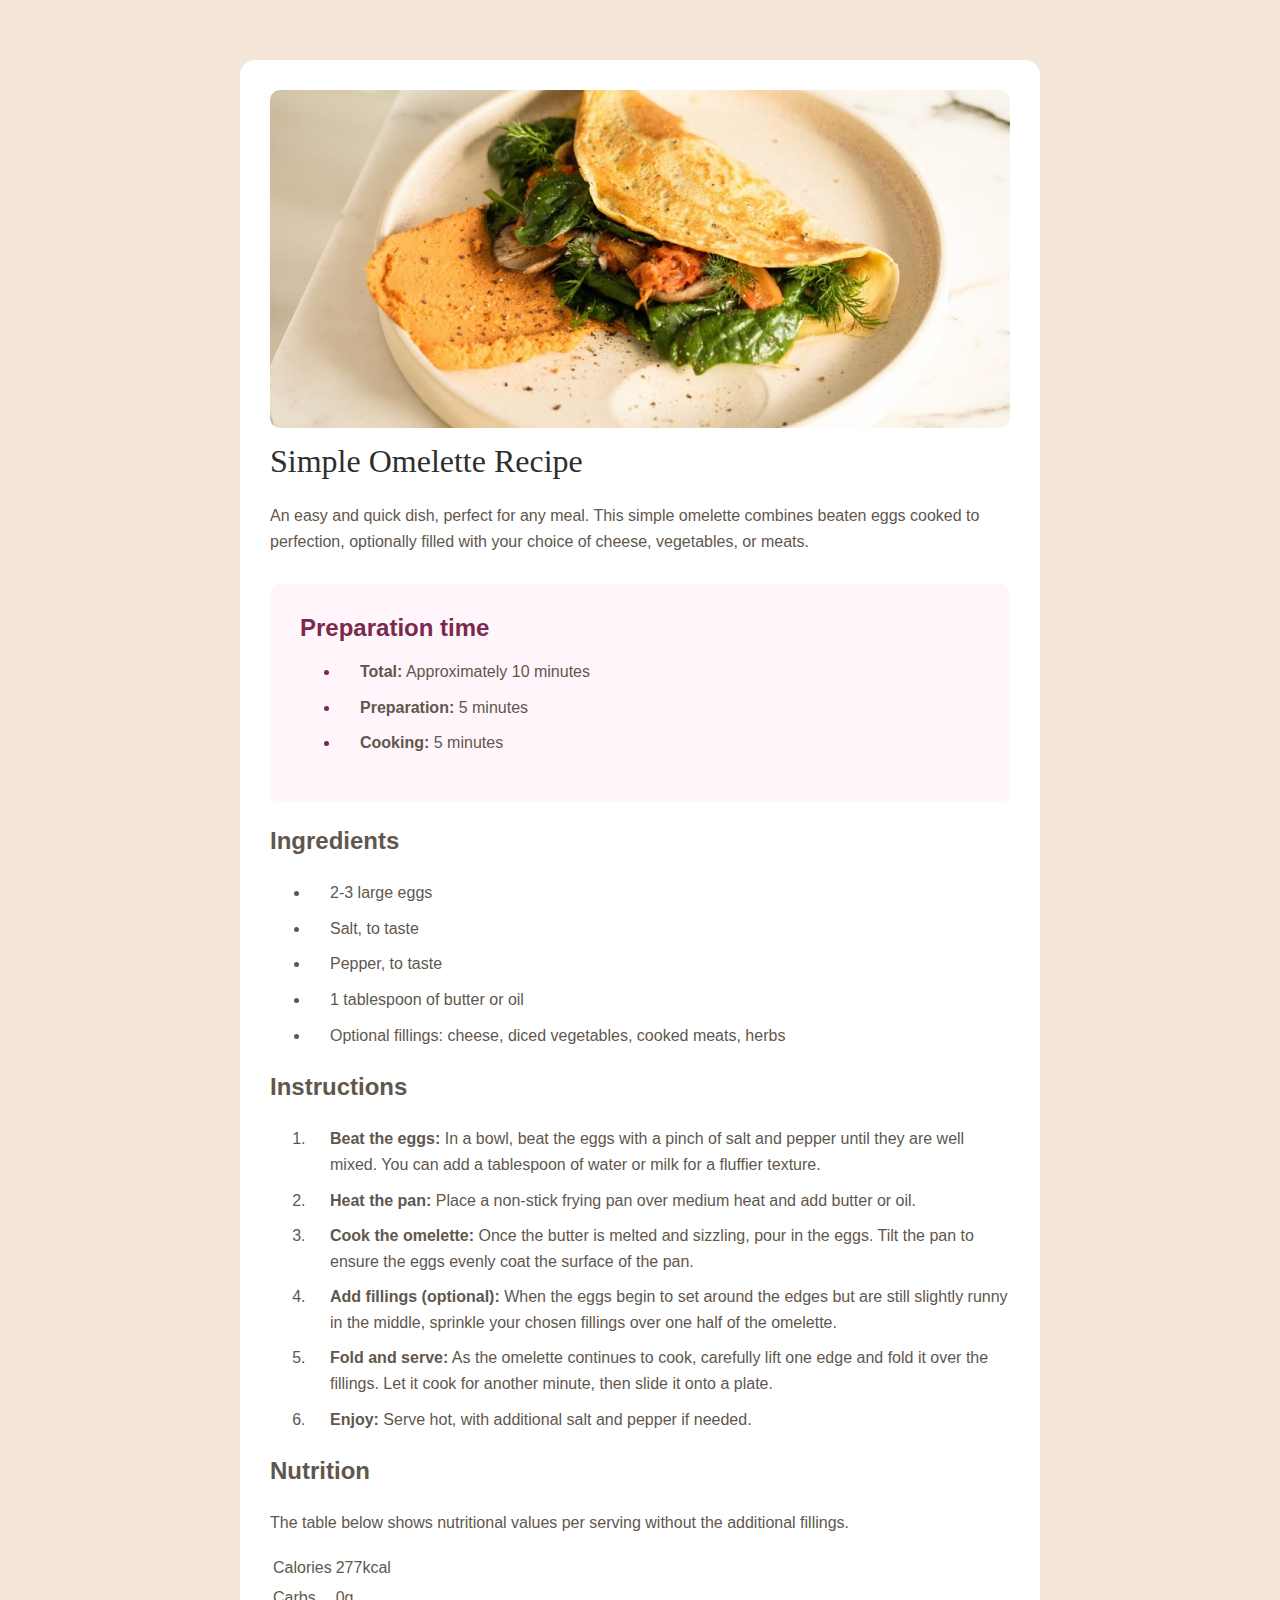
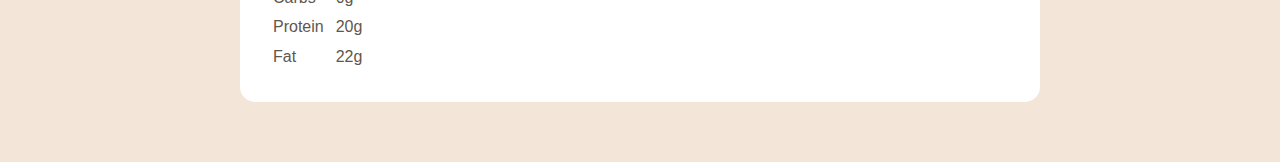
<file: index.html>
<!DOCTYPE html>
<html lang="en">
  <head>
    <meta charset="UTF-8" />
    <meta name="viewport" content="width=device-width, initial-scale=1.0" />
    <title>Document</title>
    <link rel="stylesheet" href="styles.css" />
    <link rel="preconnect" href="https://fonts.googleapis.com" />
  </head>
  <body>
    <main class="container">
      <article class="recipe-card">
        <section>
          <img
            src="/assets/images/image-omelette.jpeg"
            alt="Omelette with fillings"
            class="recipe-image"
          />
          <h1>Simple Omelette Recipe</h1>
          <p class="description">
            An easy and quick dish, perfect for any meal. This simple omelette
            combines beaten eggs cooked to perfection, optionally filled with
            your choice of cheese, vegetables, or meats.
          </p>
        </section>
        <section class="prep-time">
          <h2>Preparation time</h2>
          <ul>
            <li><strong>Total:</strong> Approximately 10 minutes</li>
            <li><strong>Preparation:</strong> 5 minutes</li>
            <li><strong>Cooking:</strong> 5 minutes</li>
          </ul>
        </section>
        <section class="ingredients">
          <h2>Ingredients</h2>
          <ul>
            <li>2-3 large eggs</li>
            <li>Salt, to taste</li>
            <li>Pepper, to taste</li>
            <li>1 tablespoon of butter or oil</li>
            <li>
              Optional fillings: cheese, diced vegetables, cooked meats, herbs
            </li>
          </ul>
        </section>

        <section class="instructions">
          <h2>Instructions</h2>
          <ol>
            <li>
              <strong>Beat the eggs:</strong> In a bowl, beat the eggs with a
              pinch of salt and pepper until they are well mixed. You can add a
              tablespoon of water or milk for a fluffier texture.
            </li>
            <li>
              <strong>Heat the pan:</strong> Place a non-stick frying pan over
              medium heat and add butter or oil.
            </li>
            <li>
              <strong>Cook the omelette:</strong> Once the butter is melted and
              sizzling, pour in the eggs. Tilt the pan to ensure the eggs evenly
              coat the surface of the pan.
            </li>
            <li>
              <strong>Add fillings (optional):</strong> When the eggs begin to
              set around the edges but are still slightly runny in the middle,
              sprinkle your chosen fillings over one half of the omelette.
            </li>
            <li>
              <strong>Fold and serve:</strong> As the omelette continues to
              cook, carefully lift one edge and fold it over the fillings. Let
              it cook for another minute, then slide it onto a plate.
            </li>
            <li>
              <strong>Enjoy:</strong> Serve hot, with additional salt and pepper
              if needed.
            </li>
          </ol>
        </section>

        <section class="nutrition">
          <h2>Nutrition</h2>
          <p>
            The table below shows nutritional values per serving without the
            additional fillings.
          </p>
          <table>
            <tr>
              <td>Calories</td>
              <td>277kcal</td>
            </tr>
            <tr>
              <td>Carbs</td>
              <td>0g</td>
            </tr>
            <tr>
              <td>Protein</td>
              <td>20g</td>
            </tr>
            <tr>
              <td>Fat</td>
              <td>22g</td>
            </tr>
          </table>
        </section>
      </article>
    </main>
  </body>
</html>
</file>
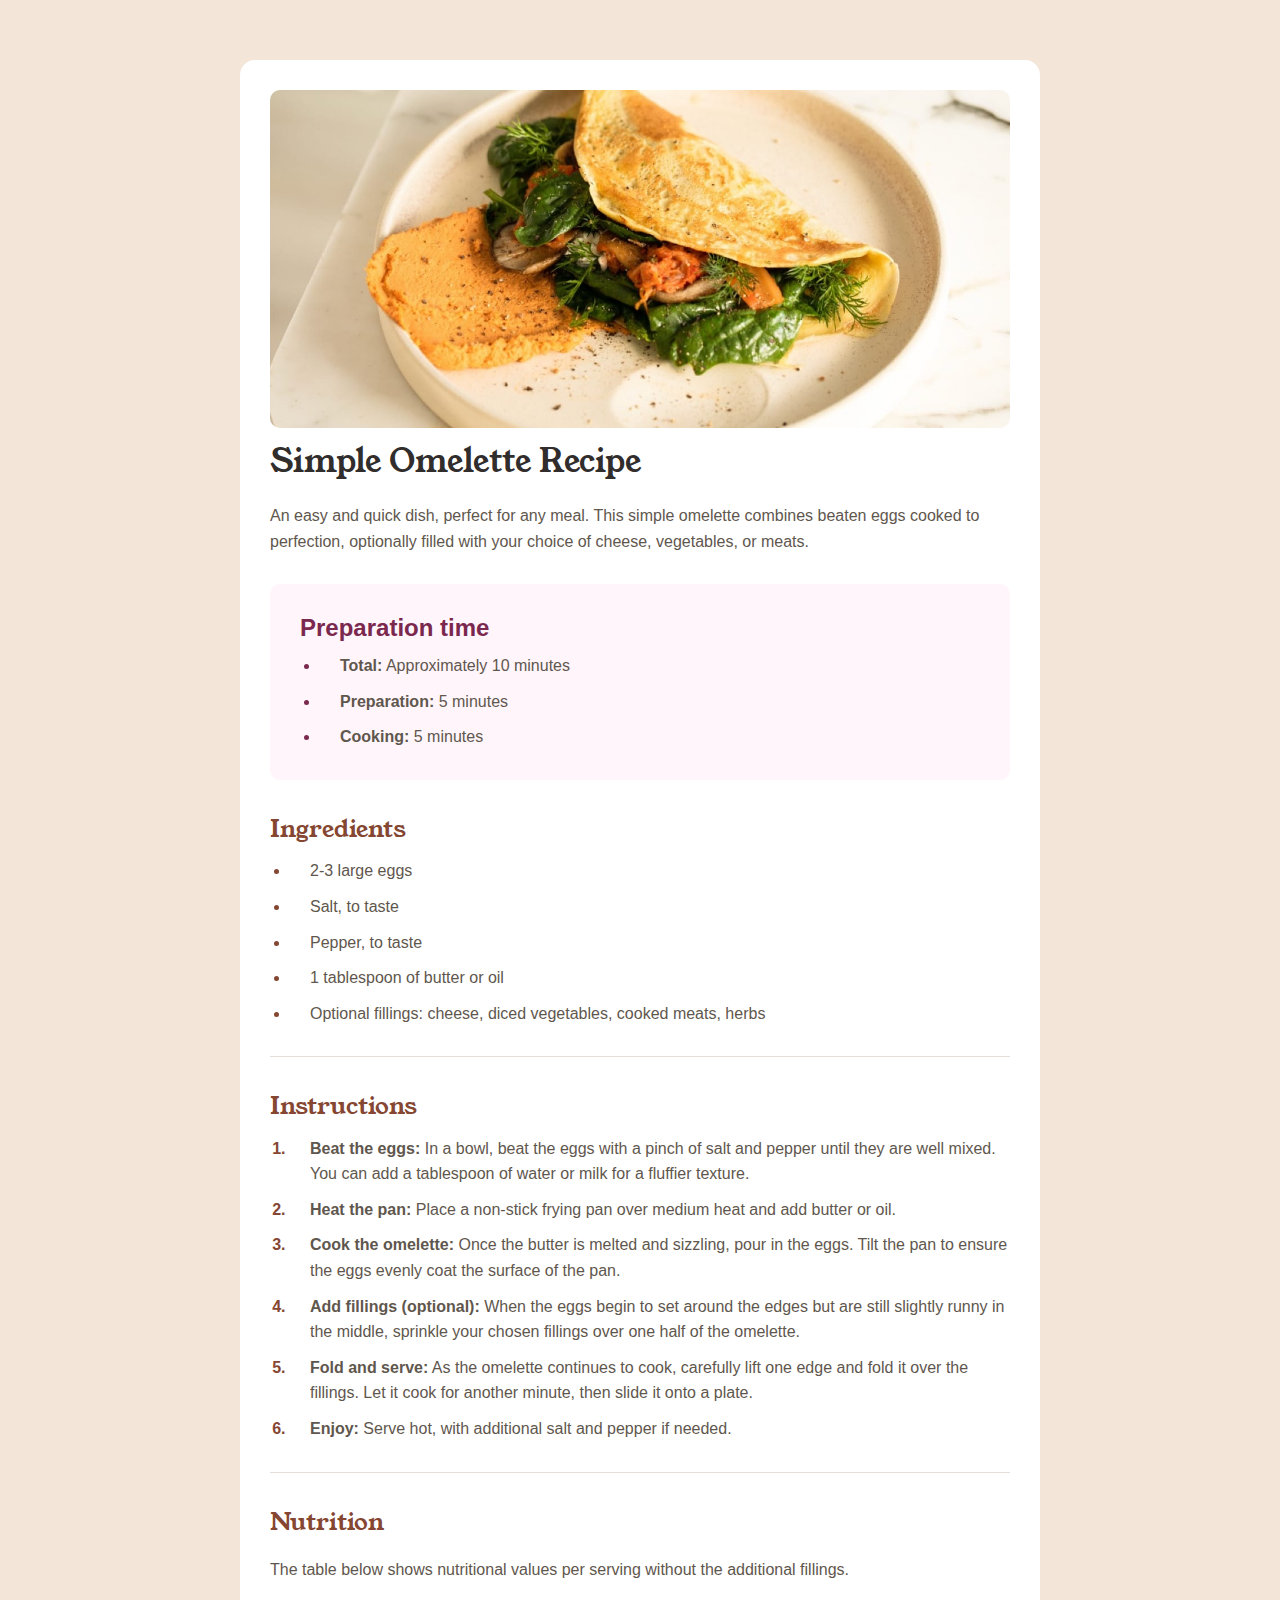
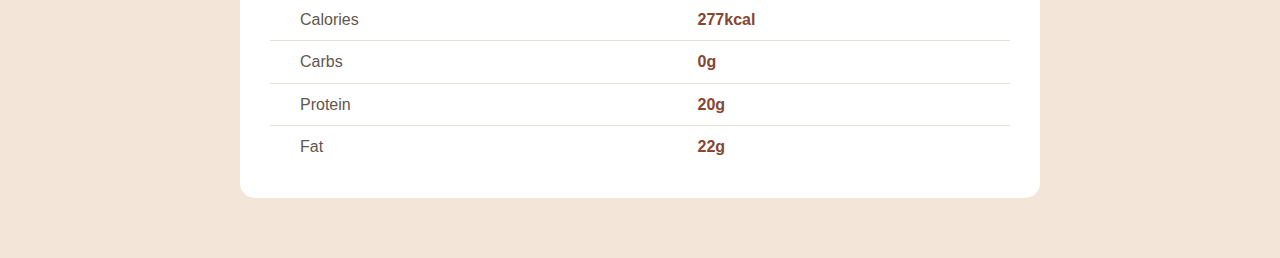
<file: Final/index.html>
<!DOCTYPE html>
<html lang="en">
  <head>
    <meta charset="UTF-8" />
    <meta name="viewport" content="width=device-width, initial-scale=1.0" />
    <title>Simple Omelette Recipe</title>
    <link rel="stylesheet" href="styles.css" />
    <link rel="preconnect" href="https://fonts.googleapis.com" />
    <link
      rel="icon"
      type="image/png"
      sizes="32x32"
      href="./assets/images/favicon-32x32.png"
    />
    <link rel="preconnect" href="https://fonts.gstatic.com" crossorigin />
    <link
      href="https://fonts.googleapis.com/css2?family=Bungee+Tint&family=Young+Serif&display=swap"
      rel="stylesheet"
    />
  </head>
  <body>
    <main class="container">
      <article class="recipe-card">
        <section>
          <img
            src="/Final/assets/images/image-omelette.jpeg"
            alt="Omelette with fillings"
            class="recipe-image"
          />

          <h1>Simple Omelette Recipe</h1>
          <p class="description">
            An easy and quick dish, perfect for any meal. This simple omelette
            combines beaten eggs cooked to perfection, optionally filled with
            your choice of cheese, vegetables, or meats.
          </p>
        </section>
        
        <section class="prep-time">
          <h2>Preparation time</h2>
          <ul>
            <li><strong>Total:</strong> Approximately 10 minutes</li>
            <li><strong>Preparation:</strong> 5 minutes</li>
            <li><strong>Cooking:</strong> 5 minutes</li>
          </ul>
        </section>

        <section class="ingredients">
          <h2>Ingredients</h2>
          <ul>
            <li>2-3 large eggs</li>
            <li>Salt, to taste</li>
            <li>Pepper, to taste</li>
            <li>1 tablespoon of butter or oil</li>
            <li>
              Optional fillings: cheese, diced vegetables, cooked meats, herbs
            </li>
          </ul>
        </section>

        <section class="instructions">
          <h2>Instructions</h2>
          <ol>
            <li>
              <strong>Beat the eggs:</strong> In a bowl, beat the eggs with a
              pinch of salt and pepper until they are well mixed. You can add a
              tablespoon of water or milk for a fluffier texture.
            </li>
            <li>
              <strong>Heat the pan:</strong> Place a non-stick frying pan over
              medium heat and add butter or oil.
            </li>
            <li>
              <strong>Cook the omelette:</strong> Once the butter is melted and
              sizzling, pour in the eggs. Tilt the pan to ensure the eggs evenly
              coat the surface of the pan.
            </li>
            <li>
              <strong>Add fillings (optional):</strong> When the eggs begin to
              set around the edges but are still slightly runny in the middle,
              sprinkle your chosen fillings over one half of the omelette.
            </li>
            <li>
              <strong>Fold and serve:</strong> As the omelette continues to
              cook, carefully lift one edge and fold it over the fillings. Let
              it cook for another minute, then slide it onto a plate.
            </li>
            <li>
              <strong>Enjoy:</strong> Serve hot, with additional salt and pepper
              if needed.
            </li>
          </ol>
        </section>

        <section class="nutrition">
          <h2>Nutrition</h2>
          <p>
            The table below shows nutritional values per serving without the
            additional fillings.
          </p>
          <table>
            <tr>
              <td>Calories</td>
              <td>277kcal</td>
            </tr>
            <tr>
              <td>Carbs</td>
              <td>0g</td>
            </tr>
            <tr>
              <td>Protein</td>
              <td>20g</td>
            </tr>
            <tr>
              <td>Fat</td>
              <td>22g</td>
            </tr>
          </table>
        </section>
      </article>
    </main>
  </body>
</html>
</file>
<file: styles.css>
:root {
  --white: #ffffff;
  --stone-100: #f3e6d8;
  --stone-150: #e4ded8;
  --stone-600: #5f574e;
  --stone-900: #302d2c;
  --brown-800: #854632;
  --rose-800: #7b284f;
  --rose-50: #fff5fa;
}

body {
  font-family: Arial, sans-serif;
  background-color: var(--stone-100);
  margin: 0;
  padding-top: 60px;
  padding-bottom: 60px;
  padding-left: 5vw;
  padding-right: 5vw;
  display: flex;
  justify-content: center;
  align-items: center;
  min-height: 100vh;
  color: var(--stone-600);
  line-height: 1.6;
}

h1 {
  font-size: 2em;
  margin-bottom: 10px;
  font-family: "Young Serif", serif;
  font-weight: 400;
  font-style: normal;
  margin: 0;
  padding: 0;
  color: var(--stone-900);
}

.container {
  width: 100%;
  max-width: 800px;
}

.recipe-card {
  background-color: var(--white);
  border-radius: 15px;
  padding: 30px;
}

.recipe-image {
  width: 100%;
  border-radius: 10px;
}

.description {
  line-height: 1.6;
  margin-bottom: 30px;
}

.prep-time {
  background-color: var(--rose-50);
  padding: 30px;
  border-radius: 10px;
  margin: 0;
  height: auto;
}

.prep-time > h2 {
  color: var(--rose-800);
  margin: 0;
  font-family: Arial, sans-serif;
  font-size: 1.5rem; /* Adjust as needed */
  font-weight: 700; /* Bold weight */
  line-height: 1.2; /* Slightly tighter line-height */
}

.prep-time ul li::marker {
  color: var(--rose-800);
}

li {
  margin-top: 10px;
  padding-left: 20px;
}
</file>
<file: Final/styles.css>
:root {
  --white: #ffffff;
  --stone-100: #f3e6d8;
  --stone-150: #e4ded8;
  --stone-600: #5f574e;
  --stone-900: #302d2c;
  --brown-800: #854632;
  --rose-800: #7b284f;
  --rose-50: #fff5fa;
}

body {
  font-family: Arial, sans-serif;
  background-color: var(--stone-100);
  margin: 0;
  padding-top: 60px;
  padding-bottom: 60px;
  padding-left: 5vw;
  padding-right: 5vw;
  display: flex;
  justify-content: center;
  align-items: center;
  min-height: 100vh;
  color: var(--stone-600);
  line-height: 1.6;
}

.container {
  width: 100%;
  max-width: 800px;
}

.recipe-card {
  background-color: var(--white);
  border-radius: 15px;
  padding: 30px;
}

.recipe-image {
  width: 100%;
  border-radius: 10px;
}

h1 {
  font-size: 2em;
  margin-bottom: 10px;
  font-family: "Young Serif", serif;
  font-weight: 400;
  font-style: normal;
  margin: 0;
  padding: 0;
  color: var(--stone-900);
}

.description {
  line-height: 1.6;
  margin-bottom: 30px;
}

.prep-time {
  background-color: var(--rose-50);
  padding: 30px;
  border-radius: 10px;
  margin: 0;
  height: auto;
}

.ingredients,
.instructions {
  padding-bottom: 30px;
  border-bottom: 1px solid var(--stone-150);
}

.ingredients,
.instructions,
.nutrition {
  padding-top: 30px;
}

.prep-time > h2 {
  color: var(--rose-800);
  margin: 0;
  font-family: Arial, sans-serif;
  font-size: 1.5rem; /* Adjust as needed */
  font-weight: 700; /* Bold weight */
  line-height: 1.2; /* Slightly tighter line-height */
}

.prep-time ul li::marker {
  color: var(--rose-800);
}

h2 {
  color: var(--brown-800);
  padding-bottom: 10px;
  margin-top: 30px;
  font-family: "Young Serif", serif;
  font-weight: 400;
  font-style: normal;
  margin: 0;
  padding: 0;
}

ul,
ol {
  margin: 0;
  padding-left: 20px;
}

ul li::marker,
ol li::marker {
  color: var(--brown-800);
  font-weight: 900;
}

li {
  margin-top: 10px;
  padding-left: 20px;
}

table {
  width: 100%;
  border-collapse: collapse;
  margin-top: 10px;
}

tr:nth-child(-n + 3) {
  border-bottom: 1px solid var(--stone-150);
}

td {
  padding: 8px;
}

td:nth-child(1) {
  padding-left: 30px;
}

td:nth-child(2) {
  font-weight: bold;
  color: var(--brown-800);
}
</file>
